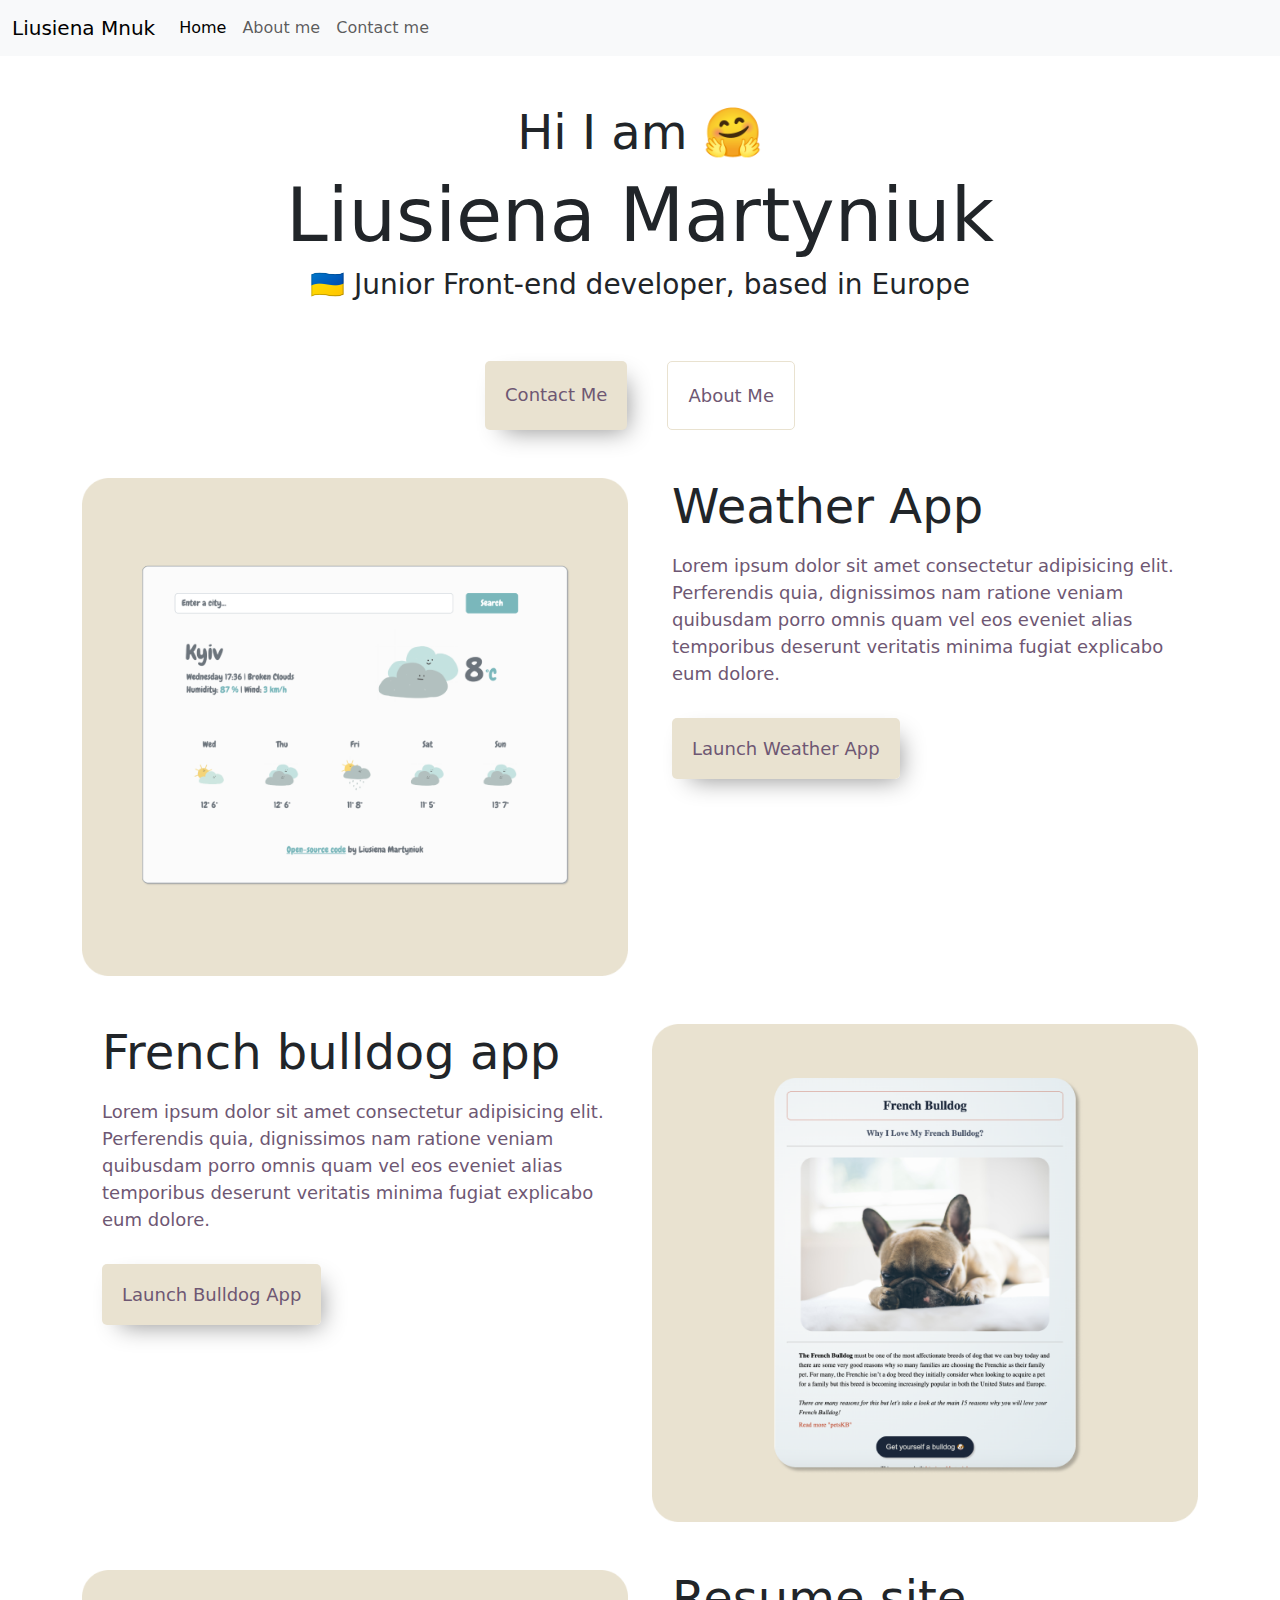
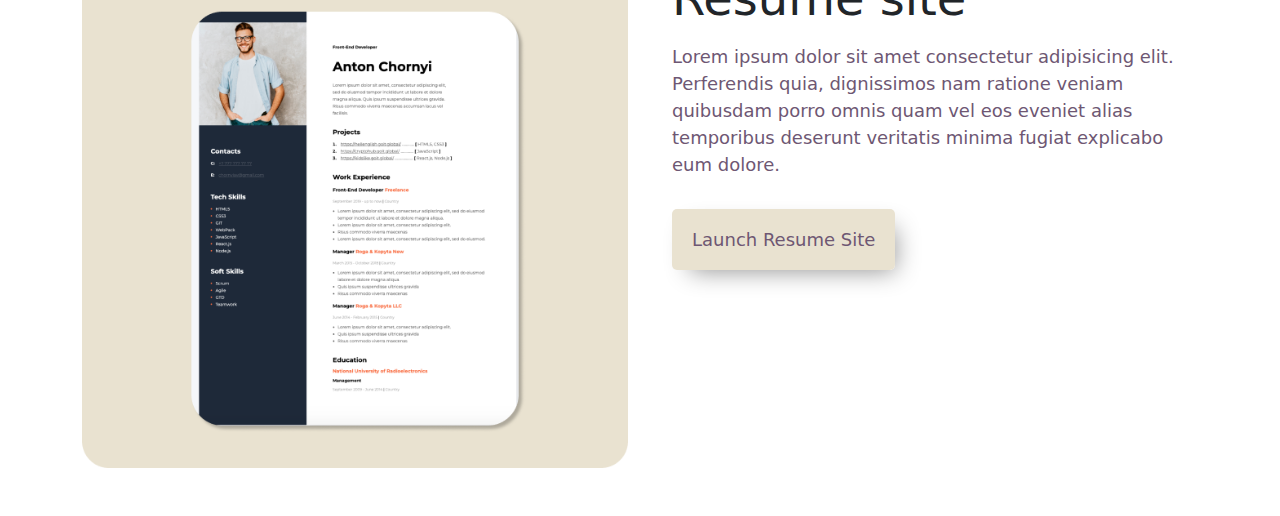
<file: index.html>
<!DOCTYPE html>
<html lang="en">

<head>
  <meta charset="UTF-8" />
  <meta name="viewport" content="width=device-width, initial-scale=1.0" />
  <meta http-equiv="X-UA-Compatible" content="ie=edge" />
  <title>Junior Front-end developer from Kherson - Liusiena Martyniuk</title>
  <meta name="description" content="Liusiena Martyniuk junior front-end developer you can look her projects">
  <link rel="stylesheet" href="src/style.css" />
  <link rel="stylesheet" href="	https://cdn.jsdelivr.net/npm/bootstrap@5.2.2/dist/css/bootstrap.min.css" />
  <script src="https://cdn.jsdelivr.net/npm/@popperjs/core@2.11.6/dist/umd/popper.min.js"
    integrity="sha384-oBqDVmMz9ATKxIep9tiCxS/Z9fNfEXiDAYTujMAeBAsjFuCZSmKbSSUnQlmh/jp3"
    crossorigin="anonymous"></script>
  <script src="https://cdn.jsdelivr.net/npm/bootstrap@5.2.2/dist/js/bootstrap.min.js"
    integrity="sha384-IDwe1+LCz02ROU9k972gdyvl+AESN10+x7tBKgc9I5HFtuNz0wWnPclzo6p9vxnk"
    crossorigin="anonymous"></script>
</head>

<body>
  <nav class="navbar navbar-expand-lg bg-light">
    <div class="container-fluid">
      <a class="navbar-brand" href="index.html">Liusiena Mnuk</a>
      <button class="navbar-toggler" type="button" data-bs-toggle="collapse" data-bs-target="#navbarNav"
        aria-controls="navbarNav" aria-expanded="false" aria-label="Toggle navigation">
        <span class="navbar-toggler-icon"></span>
      </button>
      <div class="collapse navbar-collapse" id="navbarNav">
        <ul class="navbar-nav">
          <li class="nav-item">
            <a class="nav-link active" aria-current="page" href="index.html">Home</a>
          </li>
          <li class="nav-item">
            <a class="nav-link" href="about.html">About me</a>
          </li>
          <li class="nav-item">
            <a class="nav-link" href="about.html#contact">Contact me</a>
          </li>
        </ul>
      </div>
    </div>
  </nav>

  <h2 class="text-center mt-5">Hi I am 🤗</h2>
  <h1 class="text-center">Liusiena Martyniuk</h1>
  <h3 class="text-center">🇺🇦 Junior Front-end developer, based in Europe</h3>
  <div class="links-btn mb-5">
    <a href="about.html#contact" class="primary-contact-link">Contact Me</a>
    <a href="about.html" class="about-link">About Me</a>
  </div>

  <div class="container">
    <div class="row">
      <div class="col-md-6">
        <img src="img/weatherapp.png" alt="Weather app" class="img-fluid" />
      </div>
      <div class="col-md-6">
        <h2 class="project-title mb-3">
          Weather App
        </h2>
        <p class="project-text mb-5">
          Lorem ipsum dolor sit amet consectetur adipisicing elit. Perferendis
          quia, dignissimos nam ratione veniam quibusdam porro omnis quam vel
          eos eveniet alias temporibus deserunt veritatis minima fugiat
          explicabo eum dolore.
        </p>
        <a href="https://warm-scone-4d588c.netlify.app" class="primary-link">Launch Weather App</a>
      </div>
    </div>
    <div class="row">
      <div class="col-md-6 mt-5">
        <h2 class="project-title mb-3">
          French bulldog app
        </h2>
        <p class="project-text mb-5">
          Lorem ipsum dolor sit amet consectetur adipisicing elit. Perferendis
          quia, dignissimos nam ratione veniam quibusdam porro omnis quam vel
          eos eveniet alias temporibus deserunt veritatis minima fugiat
          explicabo eum dolore.
        </p>
        <a href="https://www.shecodes.io/workshops/shecodes-basics-ed6644ab-b60b-4935-b8ba-897eb4b8d4e8/projects/1034877"
          class="primary-link">Launch Bulldog App</a>
      </div>
      <div class="col-md-6 mt-5">
        <img src="img/bulldog.png" alt="French Bulldog" class="img-fluid" />
      </div>
    </div>
    <div class="row mb-5">
      <div class="col-md-6 mt-5">
        <img src="img/resume.png" alt="Resume site" class="img-fluid" />
      </div>
      <div class="col-md-6">
        <h2 class="project-title mt-5 mb-3">
          Resume site
        </h2>
        <p class="project-text mb-5">
          Lorem ipsum dolor sit amet consectetur adipisicing elit. Perferendis
          quia, dignissimos nam ratione veniam quibusdam porro omnis quam vel
          eos eveniet alias temporibus deserunt veritatis minima fugiat
          explicabo eum dolore.
        </p>
        <a href="https://bejewelled-llama-d16c59.netlify.app" class="primary-link">Launch Resume Site</a>
      </div>
    </div>
  </div>
</body>

</html>
</file>
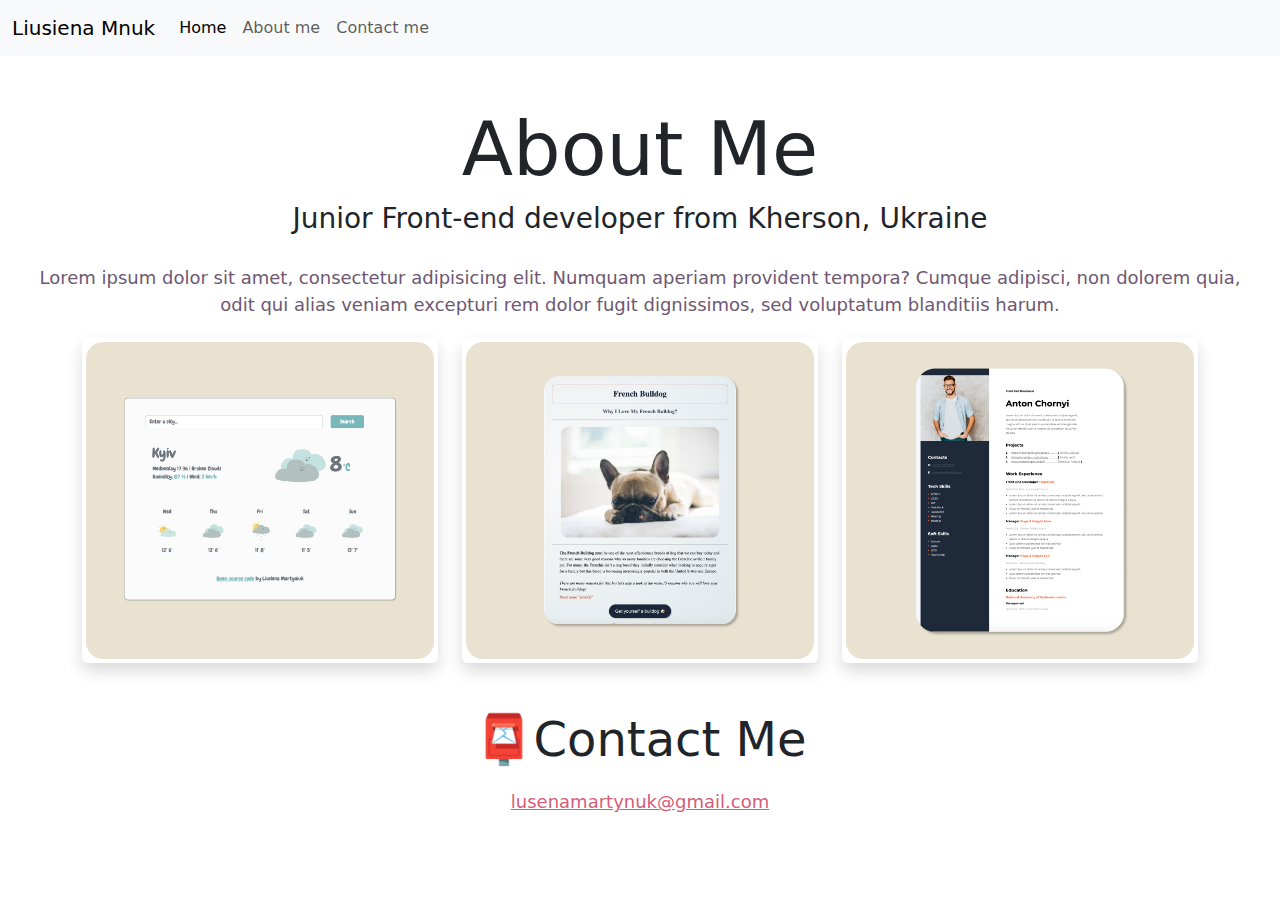
<file: about.html>
<!DOCTYPE html>
<html lang="en">

<head>
  <meta charset="UTF-8" />
  <meta name="viewport" content="width=device-width, initial-scale=1.0" />
  <meta http-equiv="X-UA-Compatible" content="ie=edge" />
  <title>About Junior Front-end developer from Kherson - Liusiena Martyniuk</title>
  <meta name="description"
    content="About Liusiena Martyniuk junior front-end developer from Kherson and her projects also you can contact her">
  <link rel="stylesheet" href="src/style.css" />
  <link rel="stylesheet" href="	https://cdn.jsdelivr.net/npm/bootstrap@5.2.2/dist/css/bootstrap.min.css">
  <script src="https://cdn.jsdelivr.net/npm/@popperjs/core@2.11.6/dist/umd/popper.min.js"
    integrity="sha384-oBqDVmMz9ATKxIep9tiCxS/Z9fNfEXiDAYTujMAeBAsjFuCZSmKbSSUnQlmh/jp3"
    crossorigin="anonymous"></script>
  <script src="https://cdn.jsdelivr.net/npm/bootstrap@5.2.2/dist/js/bootstrap.min.js"
    integrity="sha384-IDwe1+LCz02ROU9k972gdyvl+AESN10+x7tBKgc9I5HFtuNz0wWnPclzo6p9vxnk"
    crossorigin="anonymous"></script>
</head>

<body>
  <nav class="navbar navbar-expand-lg bg-light">
    <div class="container-fluid">
      <a class="navbar-brand" href="index.html">Liusiena Mnuk</a>
      <button class="navbar-toggler" type="button" data-bs-toggle="collapse" data-bs-target="#navbarNav"
        aria-controls="navbarNav" aria-expanded="false" aria-label="Toggle navigation">
        <span class="navbar-toggler-icon"></span>
      </button>
      <div class="collapse navbar-collapse" id="navbarNav">
        <ul class="navbar-nav">
          <li class="nav-item">
            <a class="nav-link active" aria-current="page" href="index.html">Home</a>
          </li>
          <li class="nav-item">
            <a class="nav-link" href="about.html">About me</a>
          </li>
          <li class="nav-item">
            <a class="nav-link" href="about.html#contact">Contact me</a>
          </li>
        </ul>
      </div>
    </div>
  </nav>
  <h1 class="text-center mt-5">About Me</h1>
  <h3 class="text-center">Junior Front-end developer from Kherson, Ukraine</h3>
  <div class="about-content">

    <p class="about-text">
      Lorem ipsum dolor sit amet, consectetur adipisicing elit. Numquam
      aperiam provident tempora? Cumque adipisci, non dolorem quia, odit qui
      alias veniam excepturi rem dolor fugit dignissimos, sed voluptatum
      blanditiis harum.
    </p>
  </div>
  <div class="container">
    <div class="row">
      <div class="col-sm-4">
        <img src="img/weatherapp.png" alt="" class="img-fluid p-1 shadow rounded">
      </div>
      <div class="col-sm-4">
        <img src="img/bulldog.png" alt="" class="img-fluid p-1 shadow rounded">
      </div>
      <div class="col-sm-4">
        <img src="img/resume.png" alt="" class="img-fluid p-1 shadow rounded">
      </div>
    </div>
  </div>
  <div id="contact" class="text-center mt-5">
    <h2>📮Contact Me</h2>
    <a href="mailto:lusenamartynuk@gmail.com" class="contactme-link">lusenamartynuk@gmail.com</a>
  </div>
</body>

</html>
</file>
<file: src/style.css>
:root {
  --primary-color: #6e5773;
  --second-color: #d45d79;
  --background-color: #e9e2d0;
  --box-shadow: 9px 10px 24px -9px rgba(0, 0, 0, 0.43);
}

h1 {
  font-size: 75px !important;
  color: var(--primary-color);
  margin: 0;
}

h2 {
  font-size: 48px !important;
  color: var(--primary-color);
}

h3 {
  color: var(--second-color);
}

.links-btn {
  display: flex;
  justify-content: center;
  margin-top: 60px;
}

.primary-contact-link {
  padding: 20px 20px;
  margin-right: 20px;
  background-color: var(--background-color);
  border-radius: 5px;
  text-decoration: none;
  font-size: 18px;
  color: var(--primary-color);
  box-shadow: var(--box-shadow);
}

.contact-link:hover {
  border: solid 1px var(--background-color);
  background: white;
  text-decoration: underline;
}

.about-link {
  border: solid 1px var(--background-color);
  padding: 20px 20px;
  margin-left: 20px;
  border-radius: 5px;
  text-decoration: none;
  font-size: 18px;
  color: var(--primary-color);
}

.about-link:hover {
  background-color: var(--background-color);
  text-decoration: underline;
}

.contactme-link {
  display: block;
  text-align: center;
  margin: 20px 0 30px 0;
  color: var(--second-color);
  font-size: 18px;
}

.about-content {
  display: flex;
  justify-content: center;
}

.about-content p {
  margin: 20px 20px;
}

.about-text {
  text-align: center;
  font-size: 18px;
  line-height: 1.5;
  color: var(--primary-color);
}

.primary-link {
  padding: 20px 20px;
  margin: 0px 20px 0px 20px;
  background-color: var(--background-color);
  border-radius: 5px;
  text-decoration: none;
  font-size: 18px;
  color: var(--primary-color);
  box-shadow: var(--box-shadow);
}

.project-title {
  margin: 0 20px 0 20px;
}

.project-text {
  margin: 0px 20px 0px 20px;
  font-size: 18px;
  line-height: 1.5;
  color: var(--primary-color);
}
</file>
